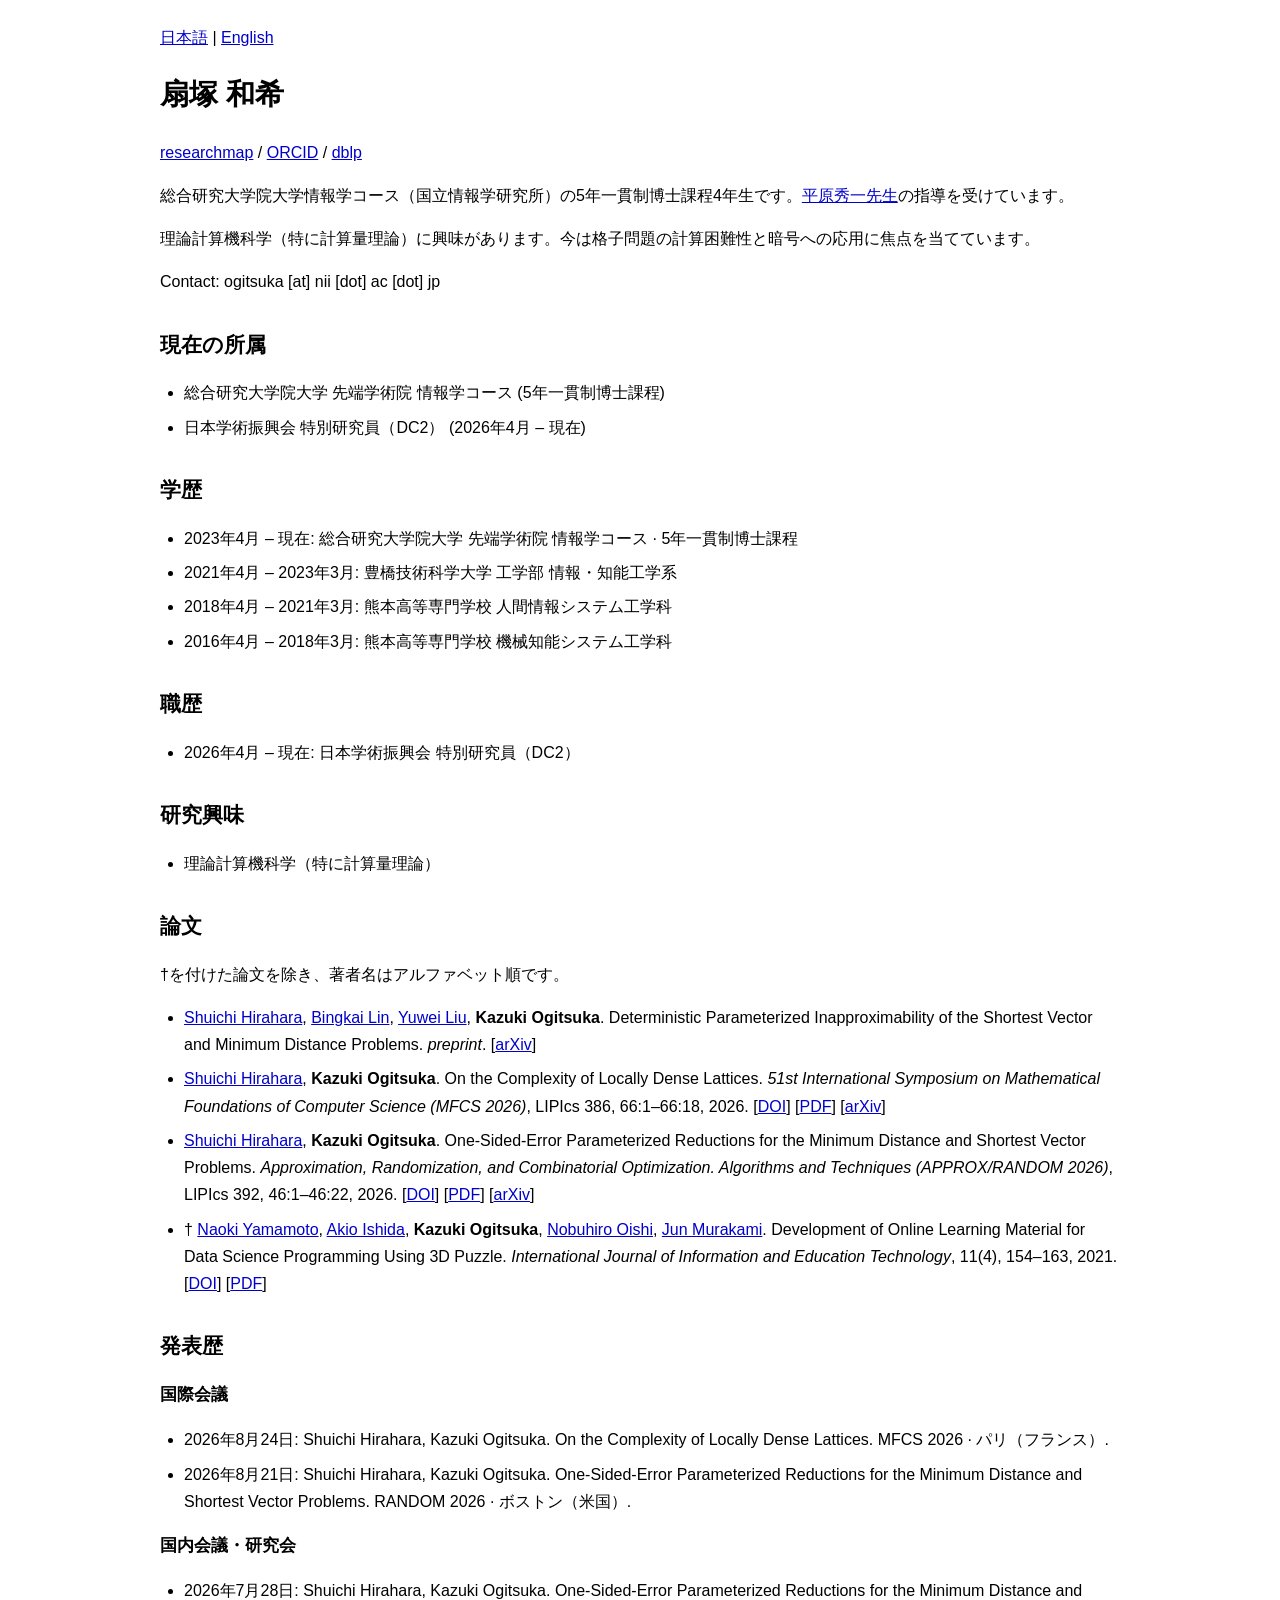
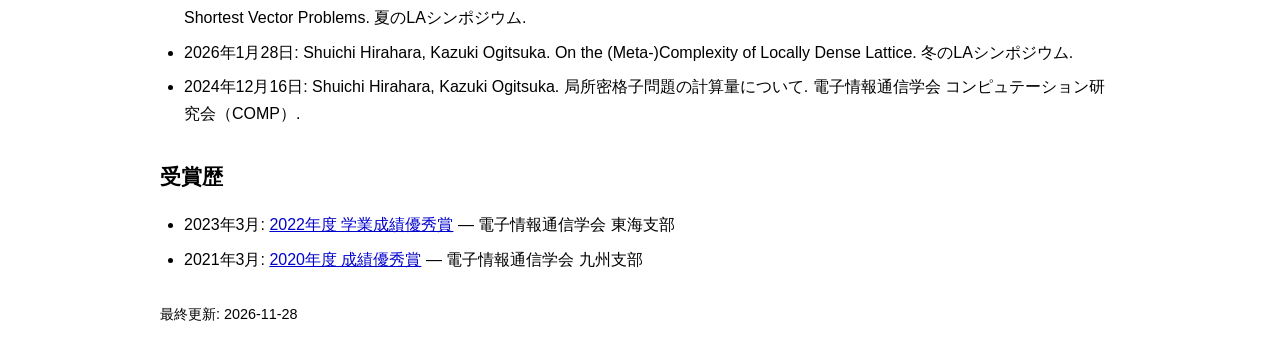
<file: index.html>
<!doctype html>
<html lang="ja">
<head>
  <meta charset="utf-8">
  <meta name="viewport" content="width=device-width, initial-scale=1">
  <meta name="color-scheme" content="light">
  <title>Kazuki Ogitsuka</title>
  <meta name="description" content="扇塚和希（Kazuki Ogitsuka）の個人ページ。総合研究大学院大学 先端学術院 情報学コース。理論計算機科学（特に計算量理論）の研究、論文、発表歴。">
  <meta name="google-site-verification" content="gw6pmpQpOPdrqWe_HuTtnJk4rPdUZg-z4Om3inZeVEM">
  <link rel="canonical" href="https://kogitsuka.github.io/">
  <link rel="alternate" hreflang="ja" href="https://kogitsuka.github.io/">
  <link rel="alternate" hreflang="en" href="https://kogitsuka.github.io/en/">
  <link rel="alternate" hreflang="x-default" href="https://kogitsuka.github.io/">
  <script type="application/ld+json">{"@context":"https://schema.org","@type":"ProfilePage","@id":"https://kogitsuka.github.io/#profile","url":"https://kogitsuka.github.io/","name":"Kazuki Ogitsuka / 扇塚和希","inLanguage":"ja","dateModified":"2026-11-28","mainEntity":{"@type":"Person","@id":"https://kogitsuka.github.io/#person","name":"Kazuki Ogitsuka","alternateName":["扇塚 和希","扇塚和希"],"url":"https://kogitsuka.github.io/","description":"理論計算機科学（特に計算量理論）に興味があります。今は格子問題の計算困難性と暗号への応用に焦点を当てています。","sameAs":["https://researchmap.jp/kazuki_ogitsuka","https://orcid.org/0009-0003-6809-3717","https://dblp.org/pid/443/9384.html"]}}</script>
  <link rel="stylesheet" href="./assets/style.css">
  <script src="./assets/main.js" defer></script>
</head>
<body id="top">
  <header>
    <nav aria-label="言語"><a href="./index.html" lang="ja" hreflang="ja" aria-current="page">日本語</a> | <a href="./en/index.html" lang="en" hreflang="en" data-language-link>English</a></nav>
    <h1>扇塚 和希</h1>
    <p><a href="https://researchmap.jp/kazuki_ogitsuka">researchmap</a> / <a href="https://orcid.org/0009-0003-6809-3717">ORCID</a> / <a href="https://dblp.org/pid/443/9384.html">dblp</a></p>
  </header>
  <main id="main">
    <section id="introduction" aria-label="自己紹介">
      <p>総合研究大学院大学情報学コース（国立情報学研究所）の5年一貫制博士課程4年生です。<a href="https://researchmap.jp/shuichi.hirahara">平原秀一先生</a>の指導を受けています。</p>
      <p>理論計算機科学（特に計算量理論）に興味があります。今は格子問題の計算困難性と暗号への応用に焦点を当てています。</p>
      <p>Contact: ogitsuka [at] nii [dot] ac [dot] jp</p>
    </section>
    <section id="affiliations">
      <h2>現在の所属</h2>
      <ul>
        <li>総合研究大学院大学 先端学術院 情報学コース (5年一貫制博士課程)</li>
        <li>日本学術振興会 特別研究員（DC2） (2026年4月 – 現在)</li>
      </ul>
    </section>
    <section id="education">
      <h2>学歴</h2>
      <ul class="education-list">
        <li>2023年4月 – 現在: 総合研究大学院大学 先端学術院 情報学コース · 5年一貫制博士課程</li>
        <li>2021年4月 – 2023年3月: 豊橋技術科学大学 工学部 情報・知能工学系</li>
        <li>2018年4月 – 2021年3月: 熊本高等専門学校 人間情報システム工学科</li>
        <li>2016年4月 – 2018年3月: 熊本高等専門学校 機械知能システム工学科</li>
      </ul>
    </section>
    <section id="employment">
      <h2>職歴</h2>
      <ul class="experience-list">
        <li>2026年4月 – 現在: 日本学術振興会 特別研究員（DC2）</li>
      </ul>
    </section>
    <section id="research">
      <h2>研究興味</h2>
      <ul>
        <li>理論計算機科学（特に計算量理論）</li>
      </ul>
    </section>
    <section id="publications">
      <h2>論文</h2>
      <p>†を付けた論文を除き、著者名はアルファベット順です。</p>
      <ul class="publication-list">
        <li class="publication" lang="en"><a href="https://researchmap.jp/shuichi.hirahara">Shuichi Hirahara</a>, <a href="https://sites.google.com/site/bingkai314159/home">Bingkai Lin</a>, <a href="https://ywliu00.github.io/">Yuwei Liu</a>, <strong>Kazuki Ogitsuka</strong>. Deterministic Parameterized Inapproximability of the Shortest Vector and Minimum Distance Problems. <i>preprint</i>. [<a href="https://arxiv.org/abs/2611.26273v1">arXiv</a>]</li>
        <li class="publication" lang="en"><a href="https://researchmap.jp/shuichi.hirahara">Shuichi Hirahara</a>, <strong>Kazuki Ogitsuka</strong>. On the Complexity of Locally Dense Lattices. <i>51st International Symposium on Mathematical Foundations of Computer Science (MFCS 2026)</i>, LIPIcs 386, 66:1–66:18, 2026. [<a href="https://doi.org/10.4230/LIPIcs.MFCS.2026.66">DOI</a>] [<a href="https://drops.dagstuhl.de/storage/00lipics/lipics-vol386-mfcs2026/LIPIcs.MFCS.2026.66/LIPIcs.MFCS.2026.66.pdf">PDF</a>] [<a href="https://arxiv.org/abs/2608.14975">arXiv</a>]</li>
        <li class="publication" lang="en"><a href="https://researchmap.jp/shuichi.hirahara">Shuichi Hirahara</a>, <strong>Kazuki Ogitsuka</strong>. One-Sided-Error Parameterized Reductions for the Minimum Distance and Shortest Vector Problems. <i>Approximation, Randomization, and Combinatorial Optimization. Algorithms and Techniques (APPROX/RANDOM 2026)</i>, LIPIcs 392, 46:1–46:22, 2026. [<a href="https://doi.org/10.4230/LIPIcs.APPROX/RANDOM.2026.46">DOI</a>] [<a href="https://drops.dagstuhl.de/storage/00lipics/lipics-vol392-approx-random2026/LIPIcs.APPROX-RANDOM.2026.46/LIPIcs.APPROX-RANDOM.2026.46.pdf">PDF</a>] [<a href="https://arxiv.org/abs/2608.14305">arXiv</a>]</li>
        <li class="publication" lang="en">† <a href="https://researchmap.jp/read0182624">Naoki Yamamoto</a>, <a href="https://researchmap.jp/7000002677">Akio Ishida</a>, <strong>Kazuki Ogitsuka</strong>, <a href="https://researchmap.jp/result_oishi">Nobuhiro Oishi</a>, <a href="https://researchmap.jp/read0146302">Jun Murakami</a>. Development of Online Learning Material for Data Science Programming Using 3D Puzzle. <i>International Journal of Information and Education Technology</i>, 11(4), 154–163, 2021. [<a href="https://doi.org/10.18178/ijiet.2021.11.4.1505">DOI</a>] [<a href="https://www.ijiet.org/vol11/1505-TN008.pdf">PDF</a>]</li>
      </ul>
    </section>
    <section id="presentations">
      <h2>発表歴</h2>
      <h3>国際会議</h3>
      <ul class="talk-list">
        <li>2026年8月24日: <span lang="en">Shuichi Hirahara, Kazuki Ogitsuka.</span> <span lang="en">On the Complexity of Locally Dense Lattices.</span> MFCS 2026 · パリ（フランス）.</li>
        <li>2026年8月21日: <span lang="en">Shuichi Hirahara, Kazuki Ogitsuka.</span> <span lang="en">One-Sided-Error Parameterized Reductions for the Minimum Distance and Shortest Vector Problems.</span> RANDOM 2026 · ボストン（米国）.</li>
      </ul>
      <h3>国内会議・研究会</h3>
      <ul class="talk-list">
        <li>2026年7月28日: <span lang="en">Shuichi Hirahara, Kazuki Ogitsuka.</span> <span lang="en">One-Sided-Error Parameterized Reductions for the Minimum Distance and Shortest Vector Problems.</span> 夏のLAシンポジウム.</li>
        <li>2026年1月28日: <span lang="en">Shuichi Hirahara, Kazuki Ogitsuka.</span> <span lang="en">On the (Meta-)Complexity of Locally Dense Lattice.</span> 冬のLAシンポジウム.</li>
        <li>2024年12月16日: <span lang="en">Shuichi Hirahara, Kazuki Ogitsuka.</span> <span>局所密格子問題の計算量について.</span> 電子情報通信学会 コンピュテーション研究会（COMP）.</li>
      </ul>
    </section>
    <section id="awards">
      <h2>受賞歴</h2>
      <ul class="award-list">
        <li>2023年3月: <a href="https://www.ieice.org/jpn/about/j_pdf/2023/2022jh.pdf">2022年度 学業成績優秀賞</a> — 電子情報通信学会 東海支部</li>
        <li>2021年3月: <a href="https://www.ieice.org/kyushu/2020sei/">2020年度 成績優秀賞</a> — 電子情報通信学会 九州支部</li>
      </ul>
      
    </section>
  </main>
  <footer><p>最終更新: <time datetime="2026-11-28">2026-11-28</time></p></footer>
</body>
</html>
</file>
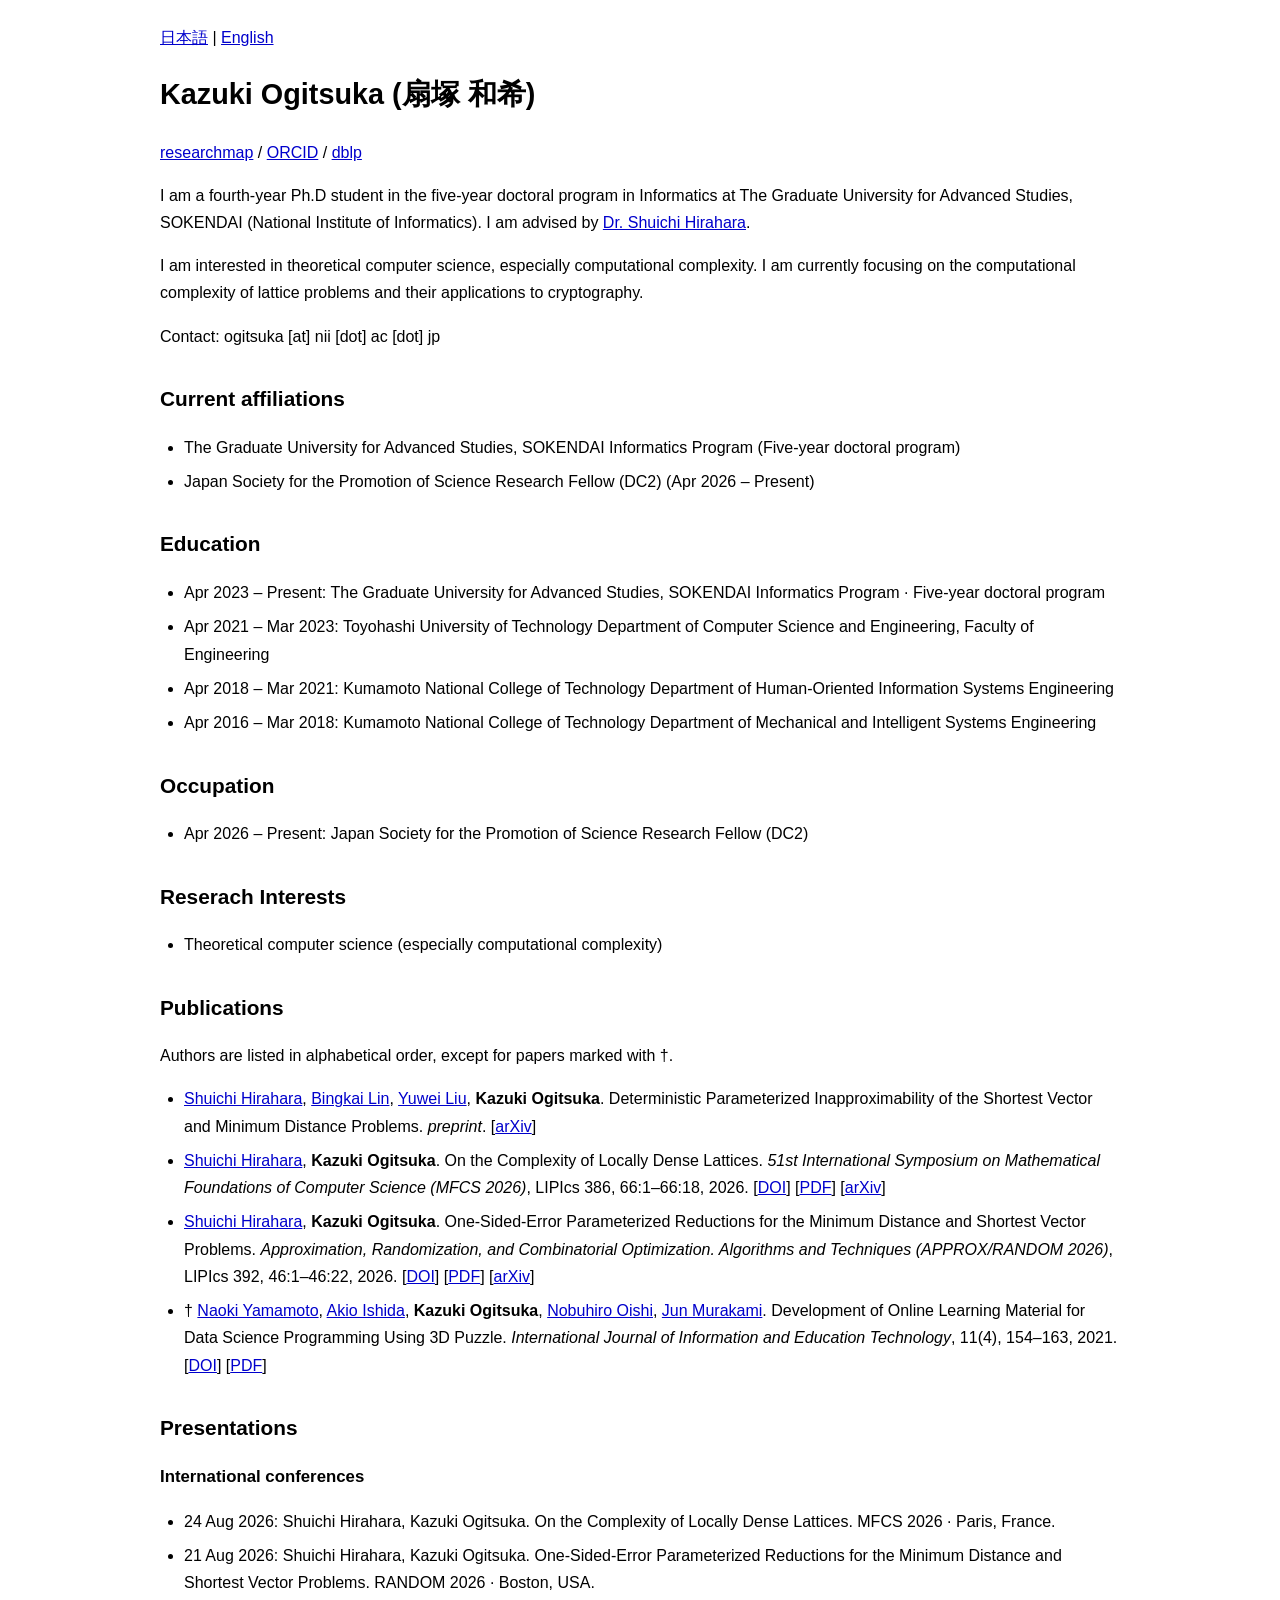
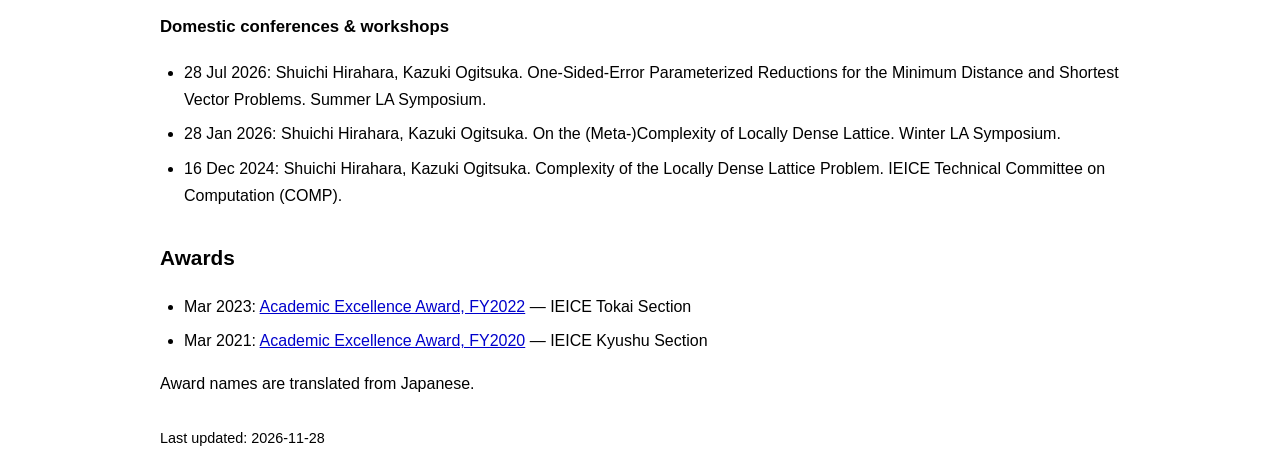
<file: en/index.html>
<!doctype html>
<html lang="en">
<head>
  <meta charset="utf-8">
  <meta name="viewport" content="width=device-width, initial-scale=1">
  <meta name="color-scheme" content="light">
  <title>Kazuki Ogitsuka</title>
  <meta name="description" content="Kazuki Ogitsuka (扇塚和希), Ph.D student at SOKENDAI / National Institute of Informatics. Research in theoretical computer science and computational complexity.">
  <meta name="google-site-verification" content="gw6pmpQpOPdrqWe_HuTtnJk4rPdUZg-z4Om3inZeVEM">
  <link rel="canonical" href="https://kogitsuka.github.io/en/">
  <link rel="alternate" hreflang="ja" href="https://kogitsuka.github.io/">
  <link rel="alternate" hreflang="en" href="https://kogitsuka.github.io/en/">
  <link rel="alternate" hreflang="x-default" href="https://kogitsuka.github.io/">
  <script type="application/ld+json">{"@context":"https://schema.org","@type":"ProfilePage","@id":"https://kogitsuka.github.io/en/#profile","url":"https://kogitsuka.github.io/en/","name":"Kazuki Ogitsuka / 扇塚和希","inLanguage":"en","dateModified":"2026-11-28","mainEntity":{"@type":"Person","@id":"https://kogitsuka.github.io/#person","name":"Kazuki Ogitsuka","alternateName":["扇塚 和希","扇塚和希"],"url":"https://kogitsuka.github.io/","description":"I am interested in theoretical computer science, especially computational complexity. I am currently focusing on the computational complexity of lattice problems and their applications to cryptography.","sameAs":["https://researchmap.jp/kazuki_ogitsuka","https://orcid.org/0009-0003-6809-3717","https://dblp.org/pid/443/9384.html"]}}</script>
  <link rel="stylesheet" href="../assets/style.css">
  <script src="../assets/main.js" defer></script>
</head>
<body id="top">
  <header>
    <nav aria-label="Language"><a href="../index.html" lang="ja" hreflang="ja" data-language-link>日本語</a> | <a href="./index.html" lang="en" hreflang="en" aria-current="page">English</a></nav>
    <h1>Kazuki Ogitsuka <span lang="ja">(扇塚 和希)</span></h1>
    <p><a href="https://researchmap.jp/kazuki_ogitsuka?lang=en">researchmap</a> / <a href="https://orcid.org/0009-0003-6809-3717">ORCID</a> / <a href="https://dblp.org/pid/443/9384.html">dblp</a></p>
  </header>
  <main id="main">
    <section id="introduction" aria-label="Introduction">
      <p>I am a fourth-year Ph.D student in the five-year doctoral program in Informatics at The Graduate University for Advanced Studies, SOKENDAI (National Institute of Informatics). I am advised by <a href="https://researchmap.jp/shuichi.hirahara?lang=en">Dr. Shuichi Hirahara</a>.</p>
      <p>I am interested in theoretical computer science, especially computational complexity. I am currently focusing on the computational complexity of lattice problems and their applications to cryptography.</p>
      <p>Contact: ogitsuka [at] nii [dot] ac [dot] jp</p>
    </section>
    <section id="affiliations">
      <h2>Current affiliations</h2>
      <ul>
        <li>The Graduate University for Advanced Studies, SOKENDAI Informatics Program (Five-year doctoral program)</li>
        <li>Japan Society for the Promotion of Science Research Fellow (DC2) (Apr 2026 – Present)</li>
      </ul>
    </section>
    <section id="education">
      <h2>Education</h2>
      <ul class="education-list">
        <li>Apr 2023 – Present: The Graduate University for Advanced Studies, SOKENDAI Informatics Program · Five-year doctoral program</li>
        <li>Apr 2021 – Mar 2023: Toyohashi University of Technology Department of Computer Science and Engineering, Faculty of Engineering</li>
        <li>Apr 2018 – Mar 2021: Kumamoto National College of Technology Department of Human-Oriented Information Systems Engineering</li>
        <li>Apr 2016 – Mar 2018: Kumamoto National College of Technology Department of Mechanical and Intelligent Systems Engineering</li>
      </ul>
    </section>
    <section id="employment">
      <h2>Occupation</h2>
      <ul class="experience-list">
        <li>Apr 2026 – Present: Japan Society for the Promotion of Science Research Fellow (DC2)</li>
      </ul>
    </section>
    <section id="research">
      <h2>Reserach Interests</h2>
      <ul>
        <li>Theoretical computer science (especially computational complexity)</li>
      </ul>
    </section>
    <section id="publications">
      <h2>Publications</h2>
      <p>Authors are listed in alphabetical order, except for papers marked with †.</p>
      <ul class="publication-list">
        <li class="publication" lang="en"><a href="https://researchmap.jp/shuichi.hirahara?lang=en">Shuichi Hirahara</a>, <a href="https://sites.google.com/site/bingkai314159/home">Bingkai Lin</a>, <a href="https://ywliu00.github.io/">Yuwei Liu</a>, <strong>Kazuki Ogitsuka</strong>. Deterministic Parameterized Inapproximability of the Shortest Vector and Minimum Distance Problems. <i>preprint</i>. [<a href="https://arxiv.org/abs/2611.26273v1">arXiv</a>]</li>
        <li class="publication" lang="en"><a href="https://researchmap.jp/shuichi.hirahara?lang=en">Shuichi Hirahara</a>, <strong>Kazuki Ogitsuka</strong>. On the Complexity of Locally Dense Lattices. <i>51st International Symposium on Mathematical Foundations of Computer Science (MFCS 2026)</i>, LIPIcs 386, 66:1–66:18, 2026. [<a href="https://doi.org/10.4230/LIPIcs.MFCS.2026.66">DOI</a>] [<a href="https://drops.dagstuhl.de/storage/00lipics/lipics-vol386-mfcs2026/LIPIcs.MFCS.2026.66/LIPIcs.MFCS.2026.66.pdf">PDF</a>] [<a href="https://arxiv.org/abs/2608.14975">arXiv</a>]</li>
        <li class="publication" lang="en"><a href="https://researchmap.jp/shuichi.hirahara?lang=en">Shuichi Hirahara</a>, <strong>Kazuki Ogitsuka</strong>. One-Sided-Error Parameterized Reductions for the Minimum Distance and Shortest Vector Problems. <i>Approximation, Randomization, and Combinatorial Optimization. Algorithms and Techniques (APPROX/RANDOM 2026)</i>, LIPIcs 392, 46:1–46:22, 2026. [<a href="https://doi.org/10.4230/LIPIcs.APPROX/RANDOM.2026.46">DOI</a>] [<a href="https://drops.dagstuhl.de/storage/00lipics/lipics-vol392-approx-random2026/LIPIcs.APPROX-RANDOM.2026.46/LIPIcs.APPROX-RANDOM.2026.46.pdf">PDF</a>] [<a href="https://arxiv.org/abs/2608.14305">arXiv</a>]</li>
        <li class="publication" lang="en">† <a href="https://researchmap.jp/read0182624?lang=en">Naoki Yamamoto</a>, <a href="https://researchmap.jp/7000002677?lang=en">Akio Ishida</a>, <strong>Kazuki Ogitsuka</strong>, <a href="https://researchmap.jp/result_oishi?lang=en">Nobuhiro Oishi</a>, <a href="https://researchmap.jp/read0146302?lang=en">Jun Murakami</a>. Development of Online Learning Material for Data Science Programming Using 3D Puzzle. <i>International Journal of Information and Education Technology</i>, 11(4), 154–163, 2021. [<a href="https://doi.org/10.18178/ijiet.2021.11.4.1505">DOI</a>] [<a href="https://www.ijiet.org/vol11/1505-TN008.pdf">PDF</a>]</li>
      </ul>
    </section>
    <section id="presentations">
      <h2>Presentations</h2>
      <h3>International conferences</h3>
      <ul class="talk-list">
        <li>24 Aug 2026: <span lang="en">Shuichi Hirahara, Kazuki Ogitsuka.</span> <span lang="en">On the Complexity of Locally Dense Lattices.</span> MFCS 2026 · Paris, France.</li>
        <li>21 Aug 2026: <span lang="en">Shuichi Hirahara, Kazuki Ogitsuka.</span> <span lang="en">One-Sided-Error Parameterized Reductions for the Minimum Distance and Shortest Vector Problems.</span> RANDOM 2026 · Boston, USA.</li>
      </ul>
      <h3>Domestic conferences & workshops</h3>
      <ul class="talk-list">
        <li>28 Jul 2026: <span lang="en">Shuichi Hirahara, Kazuki Ogitsuka.</span> <span lang="en">One-Sided-Error Parameterized Reductions for the Minimum Distance and Shortest Vector Problems.</span> Summer LA Symposium.</li>
        <li>28 Jan 2026: <span lang="en">Shuichi Hirahara, Kazuki Ogitsuka.</span> <span lang="en">On the (Meta-)Complexity of Locally Dense Lattice.</span> Winter LA Symposium.</li>
        <li>16 Dec 2024: <span lang="en">Shuichi Hirahara, Kazuki Ogitsuka.</span> <span lang="en">Complexity of the Locally Dense Lattice Problem.</span> IEICE Technical Committee on Computation (COMP).</li>
      </ul>
    </section>
    <section id="awards">
      <h2>Awards</h2>
      <ul class="award-list">
        <li>Mar 2023: <a href="https://www.ieice.org/jpn/about/j_pdf/2023/2022jh.pdf">Academic Excellence Award, FY2022</a> — IEICE Tokai Section</li>
        <li>Mar 2021: <a href="https://www.ieice.org/kyushu/2020sei/">Academic Excellence Award, FY2020</a> — IEICE Kyushu Section</li>
      </ul>
      <p>Award names are translated from Japanese.</p>
    </section>
  </main>
  <footer><p>Last updated: <time datetime="2026-11-28">2026-11-28</time></p></footer>
</body>
</html>
</file>
<file: assets/style.css>
html {
  color-scheme: light;
  background: white;
  color: black;
}

body {
  max-width: 960px;
  margin: 24px auto;
  padding: 0 20px;
  font-family: Arial, "Noto Sans JP", Meiryo, sans-serif;
  font-size: 16px;
  line-height: 1.7;
  overflow-wrap: break-word;
}

h1 { font-size: 1.8em; }
h2 { margin-top: 1.5em; font-size: 1.3em; }
h3 { font-size: 1.05em; }
ul { padding-left: 1.5em; }
li { margin: 0.45em 0; }
a { color: #0000cc; }
a:visited { color: #551a8b; }
a:focus-visible { outline: 2px solid black; outline-offset: 3px; }
footer { margin-top: 2em; font-size: 0.9em; }

@media (max-width: 600px) {
  body { margin: 16px auto; padding: 0 16px; }
  h1 { font-size: 1.5em; }
}

@media print {
  body { max-width: none; margin: 0; padding: 0; }
  nav { display: none; }
  a, a:visited { color: black; }
}
</file>
